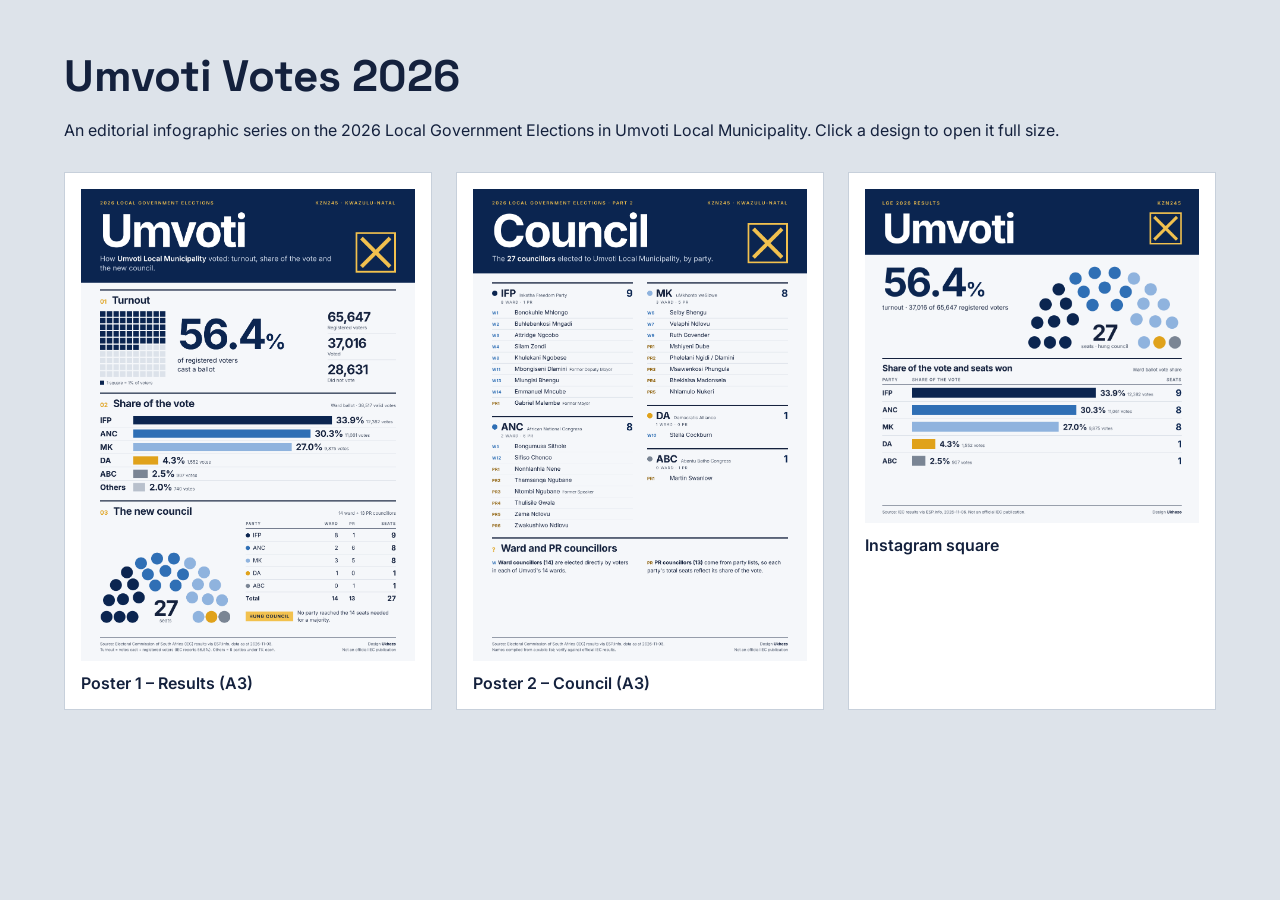
<file: site/index.html>
<!DOCTYPE html>
<html lang="en">
<head>
  <meta charset="UTF-8">
  <meta name="viewport" content="width=device-width, initial-scale=1">
  <title>Umvoti Local Municipality – 2026 Local Government Elections</title>
  <link rel="preconnect" href="https://fonts.googleapis.com">
  <link href="https://fonts.googleapis.com/css2?family=Inter:wght@400;500;600;700&amp;family=Space+Grotesk:wght@500;600;700&amp;display=swap" rel="stylesheet">
  <link rel="stylesheet" href="style.css">
</head>
<body>
<div class="gallery">
  <h1>Umvoti Votes 2026</h1>
  <p>An editorial infographic series on the 2026 Local Government Elections in Umvoti Local Municipality. Click a design to open it full size.</p>
  <div class="thumbs">
    <a href="results.html"><img src="../designs/01-results.png" alt="Poster 1 – Results (A3)"><span>Poster 1 – Results (A3)</span></a>
    <a href="councillors.html"><img src="../designs/02-councillors.png" alt="Poster 2 – Council (A3)"><span>Poster 2 – Council (A3)</span></a>
    <a href="square.html"><img src="../designs/03-square.png" alt="Instagram square"><span>Instagram square</span></a>
  </div>
</div>
</body>
</html>
</file>
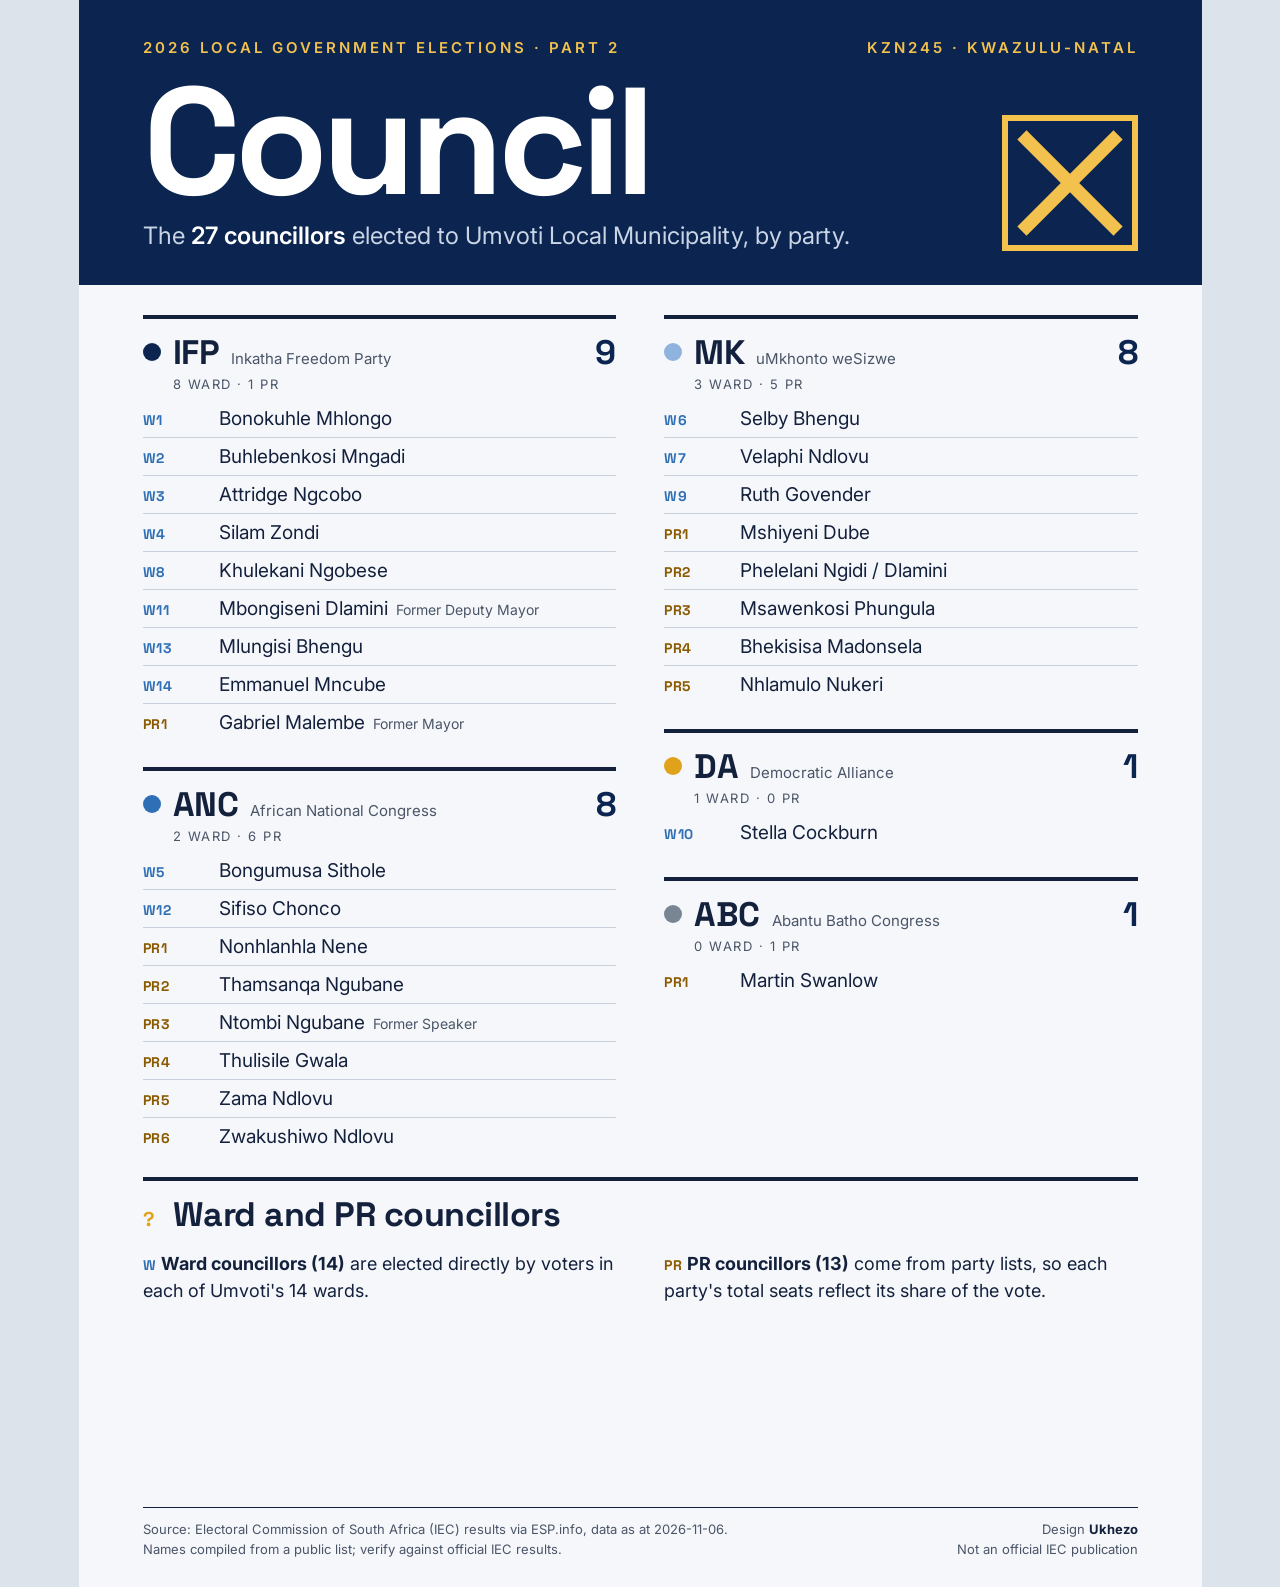
<file: site/councillors.html>
<!DOCTYPE html>
<html lang="en">
<head>
  <meta charset="UTF-8">
  <meta name="viewport" content="width=device-width, initial-scale=1">
  <title>Umvoti councillors by party</title>
  <link rel="preconnect" href="https://fonts.googleapis.com">
  <link href="https://fonts.googleapis.com/css2?family=Inter:wght@400;500;600;700&amp;family=Space+Grotesk:wght@500;600;700&amp;display=swap" rel="stylesheet">
  <link rel="stylesheet" href="style.css">
</head>
<body>
<main class="poster ">
<header class="mast">
  <div class="kicker"><span>2026 Local Government Elections · Part 2</span><span>KZN245 · KwaZulu-Natal</span></div>
  <h1>Council</h1>
  <p class="deck">The <b>27 councillors</b> elected to Umvoti Local Municipality, by party.</p>
  <div class="ballot" aria-hidden="true"></div>
</header>
<div class="parties">
  <div class="party">
    <div class="party-top"><span class="sw" style="background:#0B2550"></span><h3>IFP</h3><span class="full">Inkatha Freedom Party</span><span class="cnt">9</span></div>
    <div class="party-sub">8 ward · 1 PR</div>
    <div class="person"><span class="tag w">W1</span><span>Bonokuhle Mhlongo</span></div>
    <div class="person"><span class="tag w">W2</span><span>Buhlebenkosi Mngadi</span></div>
    <div class="person"><span class="tag w">W3</span><span>Attridge Ngcobo</span></div>
    <div class="person"><span class="tag w">W4</span><span>Silam Zondi</span></div>
    <div class="person"><span class="tag w">W8</span><span>Khulekani Ngobese</span></div>
    <div class="person"><span class="tag w">W11</span><span>Mbongiseni Dlamini<em>Former Deputy Mayor</em></span></div>
    <div class="person"><span class="tag w">W13</span><span>Mlungisi Bhengu</span></div>
    <div class="person"><span class="tag w">W14</span><span>Emmanuel Mncube</span></div>
    <div class="person"><span class="tag pr">PR1</span><span>Gabriel Malembe<em>Former Mayor</em></span></div>
  </div>
  <div class="party">
    <div class="party-top"><span class="sw" style="background:#2F6FB5"></span><h3>ANC</h3><span class="full">African National Congress</span><span class="cnt">8</span></div>
    <div class="party-sub">2 ward · 6 PR</div>
    <div class="person"><span class="tag w">W5</span><span>Bongumusa Sithole</span></div>
    <div class="person"><span class="tag w">W12</span><span>Sifiso Chonco</span></div>
    <div class="person"><span class="tag pr">PR1</span><span>Nonhlanhla Nene</span></div>
    <div class="person"><span class="tag pr">PR2</span><span>Thamsanqa Ngubane</span></div>
    <div class="person"><span class="tag pr">PR3</span><span>Ntombi Ngubane<em>Former Speaker</em></span></div>
    <div class="person"><span class="tag pr">PR4</span><span>Thulisile Gwala</span></div>
    <div class="person"><span class="tag pr">PR5</span><span>Zama Ndlovu</span></div>
    <div class="person"><span class="tag pr">PR6</span><span>Zwakushiwo Ndlovu</span></div>
  </div>
  <div class="party">
    <div class="party-top"><span class="sw" style="background:#8FB3DE"></span><h3>MK</h3><span class="full">uMkhonto weSizwe</span><span class="cnt">8</span></div>
    <div class="party-sub">3 ward · 5 PR</div>
    <div class="person"><span class="tag w">W6</span><span>Selby Bhengu</span></div>
    <div class="person"><span class="tag w">W7</span><span>Velaphi Ndlovu</span></div>
    <div class="person"><span class="tag w">W9</span><span>Ruth Govender</span></div>
    <div class="person"><span class="tag pr">PR1</span><span>Mshiyeni Dube</span></div>
    <div class="person"><span class="tag pr">PR2</span><span>Phelelani Ngidi / Dlamini</span></div>
    <div class="person"><span class="tag pr">PR3</span><span>Msawenkosi Phungula</span></div>
    <div class="person"><span class="tag pr">PR4</span><span>Bhekisisa Madonsela</span></div>
    <div class="person"><span class="tag pr">PR5</span><span>Nhlamulo Nukeri</span></div>
  </div>
  <div class="party">
    <div class="party-top"><span class="sw" style="background:#E0A21B"></span><h3>DA</h3><span class="full">Democratic Alliance</span><span class="cnt">1</span></div>
    <div class="party-sub">1 ward · 0 PR</div>
    <div class="person"><span class="tag w">W10</span><span>Stella Cockburn</span></div>
  </div>
  <div class="party">
    <div class="party-top"><span class="sw" style="background:#7A8594"></span><h3>ABC</h3><span class="full">Abantu Batho Congress</span><span class="cnt">1</span></div>
    <div class="party-sub">0 ward · 1 PR</div>
    <div class="person"><span class="tag pr">PR1</span><span>Martin Swanlow</span></div>
  </div>
</div>
<section class="sec">
  <div class="sec-head"><span class="no">?</span><h2>Ward and PR councillors</h2></div>
  <div class="parties" style="margin-top:0">
    <p style="margin:0;font-size:18px;line-height:1.5"><b class="tag w">W</b> <b>Ward councillors (14)</b> are elected directly by voters in each of Umvoti's 14 wards.</p>
    <p style="margin:0;font-size:18px;line-height:1.5"><b class="tag pr">PR</b> <b>PR councillors (13)</b> come from party lists, so each party's total seats reflect its share of the vote.</p>
  </div>
</section>
<footer class="foot">
  <div>Source: Electoral Commission of South Africa (IEC) results via ESP.info, data as at 2026-11-06.<br>Names compiled from a public list; verify against official IEC results.</div>
  <div class="credit">Design <b>Ukhezo</b><br>Not an official IEC publication</div>
</footer>
</main>
</body>
</html>
</file>
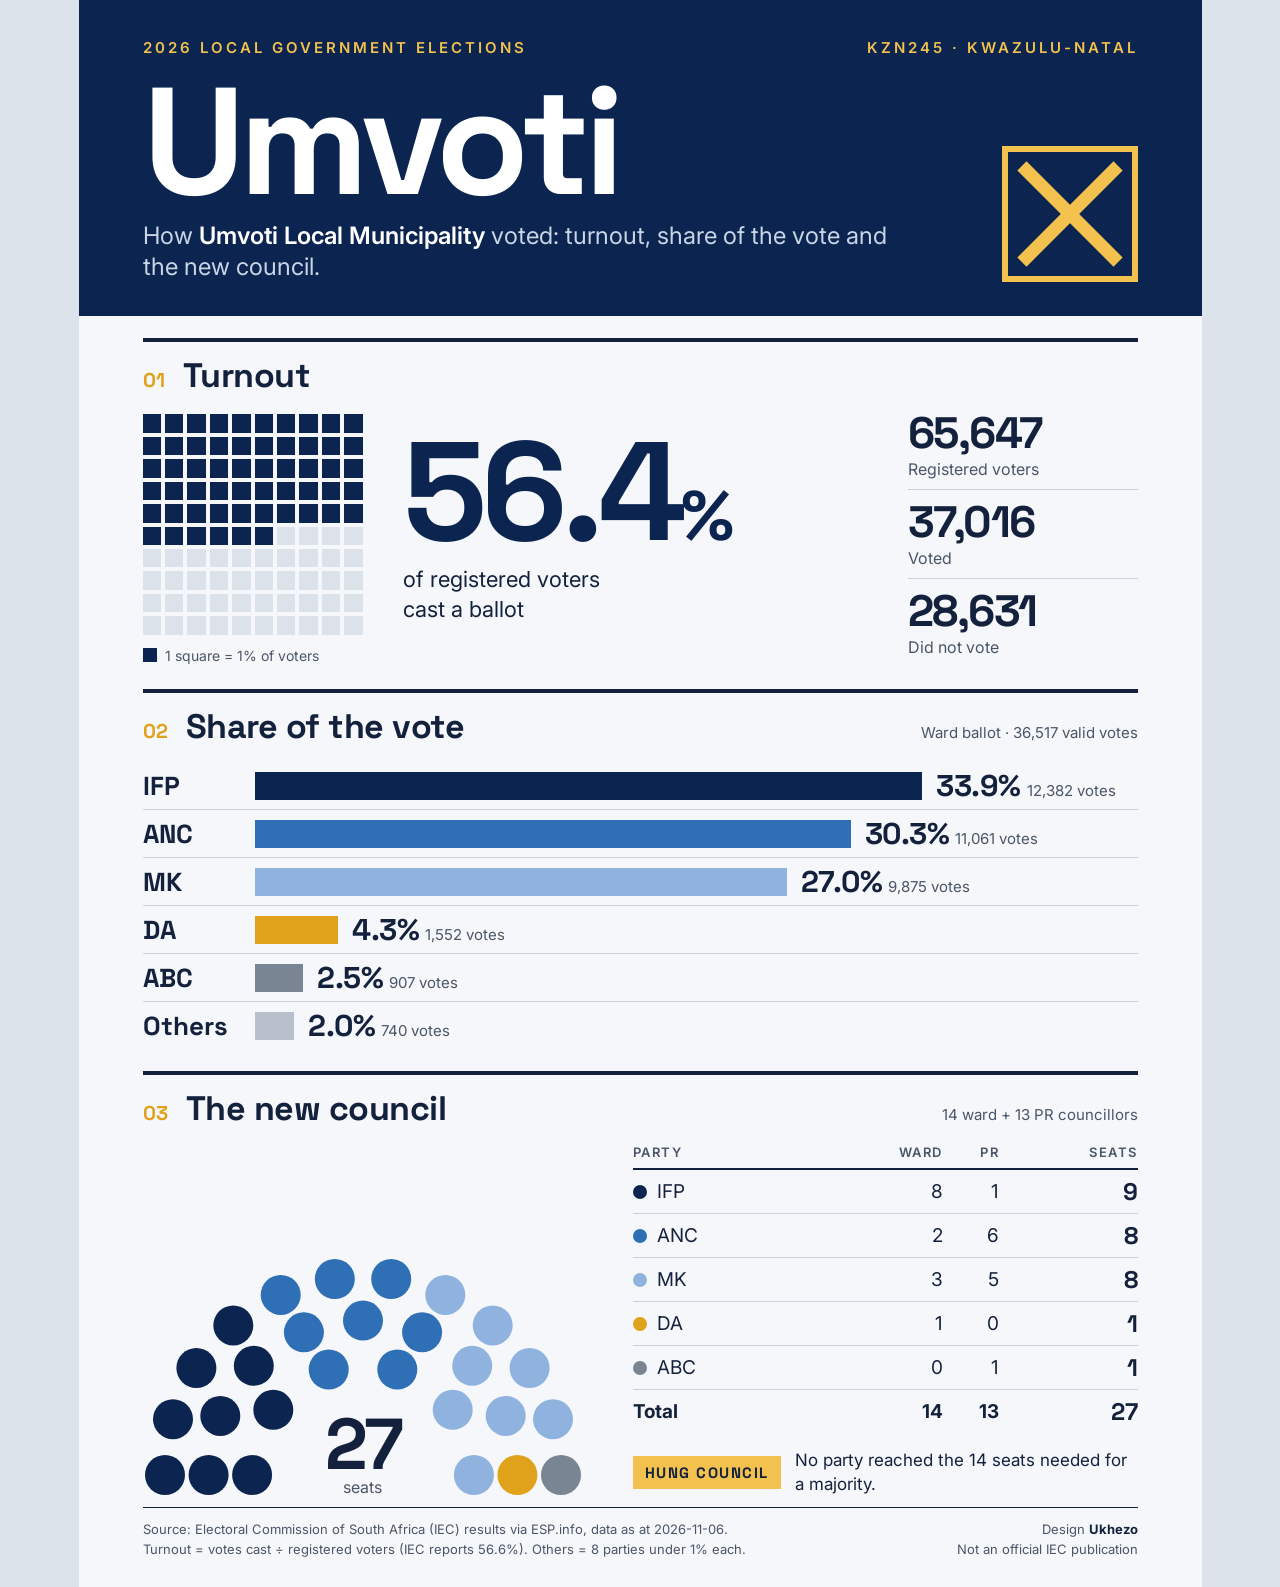
<file: site/results.html>
<!DOCTYPE html>
<html lang="en">
<head>
  <meta charset="UTF-8">
  <meta name="viewport" content="width=device-width, initial-scale=1">
  <title>Umvoti Local Municipality – 2026 Local Government Elections results</title>
  <link rel="preconnect" href="https://fonts.googleapis.com">
  <link href="https://fonts.googleapis.com/css2?family=Inter:wght@400;500;600;700&amp;family=Space+Grotesk:wght@500;600;700&amp;display=swap" rel="stylesheet">
  <link rel="stylesheet" href="style.css">
</head>
<body>
<main class="poster ">
<header class="mast">
  <div class="kicker"><span>2026 Local Government Elections</span><span>KZN245 · KwaZulu-Natal</span></div>
  <h1>Umvoti</h1>
  <p class="deck">How <b>Umvoti Local Municipality</b> voted: turnout, share of the vote and the new council.</p>
  <div class="ballot" aria-hidden="true"></div>
</header>
<section class="sec">
  <div class="sec-head"><span class="no">01</span><h2>Turnout</h2></div>
<div class="turnout">
  <div><div class="waffle" role="img" aria-label="56 of 100 squares filled"><i class="on"></i><i class="on"></i><i class="on"></i><i class="on"></i><i class="on"></i><i class="on"></i><i class="on"></i><i class="on"></i><i class="on"></i><i class="on"></i><i class="on"></i><i class="on"></i><i class="on"></i><i class="on"></i><i class="on"></i><i class="on"></i><i class="on"></i><i class="on"></i><i class="on"></i><i class="on"></i><i class="on"></i><i class="on"></i><i class="on"></i><i class="on"></i><i class="on"></i><i class="on"></i><i class="on"></i><i class="on"></i><i class="on"></i><i class="on"></i><i class="on"></i><i class="on"></i><i class="on"></i><i class="on"></i><i class="on"></i><i class="on"></i><i class="on"></i><i class="on"></i><i class="on"></i><i class="on"></i><i class="on"></i><i class="on"></i><i class="on"></i><i class="on"></i><i class="on"></i><i class="on"></i><i class="on"></i><i class="on"></i><i class="on"></i><i class="on"></i><i class="on"></i><i class="on"></i><i class="on"></i><i class="on"></i><i class="on"></i><i class="on"></i><i></i><i></i><i></i><i></i><i></i><i></i><i></i><i></i><i></i><i></i><i></i><i></i><i></i><i></i><i></i><i></i><i></i><i></i><i></i><i></i><i></i><i></i><i></i><i></i><i></i><i></i><i></i><i></i><i></i><i></i><i></i><i></i><i></i><i></i><i></i><i></i><i></i><i></i><i></i><i></i><i></i><i></i><i></i><i></i></div><div class="legend-sq"><i></i> 1 square = 1% of voters</div></div>
  <div><div class="big">56.4<small>%</small></div><p class="big-cap">of registered voters<br>cast a ballot</p></div>
  <div class="figs">
    <div class="fig"><div class="n">65,647</div><div class="l">Registered voters</div></div>
    <div class="fig"><div class="n">37,016</div><div class="l">Voted</div></div>
    <div class="fig"><div class="n">28,631</div><div class="l">Did not vote</div></div>
  </div>
</div>
</section>
<section class="sec">
  <div class="sec-head"><span class="no">02</span><h2>Share of the vote</h2><span class="note">Ward ballot · 36,517 valid votes</span></div>
<div class="bars">
  <div class="bar"><div class="p">IFP</div><div class="track"><div class="fill" style="width:75.6%;background:#0B2550"></div><div class="v">33.9%<span>12,382 votes</span></div></div></div>
  <div class="bar"><div class="p">ANC</div><div class="track"><div class="fill" style="width:67.5%;background:#2F6FB5"></div><div class="v">30.3%<span>11,061 votes</span></div></div></div>
  <div class="bar"><div class="p">MK</div><div class="track"><div class="fill" style="width:60.3%;background:#8FB3DE"></div><div class="v">27.0%<span>9,875 votes</span></div></div></div>
  <div class="bar"><div class="p">DA</div><div class="track"><div class="fill" style="width:9.5%;background:#E0A21B"></div><div class="v">4.3%<span>1,552 votes</span></div></div></div>
  <div class="bar"><div class="p">ABC</div><div class="track"><div class="fill" style="width:5.5%;background:#7A8594"></div><div class="v">2.5%<span>907 votes</span></div></div></div>
  <div class="bar"><div class="p">Others</div><div class="track"><div class="fill" style="width:4.5%;background:#B8C0CC"></div><div class="v">2.0%<span>740 votes</span></div></div></div>
</div>
</section>
<section class="sec">
  <div class="sec-head"><span class="no">03</span><h2>The new council</h2><span class="note">14 ward + 13 PR councillors</span></div>
<div class="seats">
  <div class="arc"><svg viewBox="0 0 440 242" role="img" aria-label="27 council seats by party"><circle cx="109.1" cy="220.0" r="20" fill="#0B2550"/><circle cx="65.6" cy="220.0" r="20" fill="#0B2550"/><circle cx="22.0" cy="220.0" r="20" fill="#0B2550"/><circle cx="30.0" cy="164.2" r="20" fill="#0B2550"/><circle cx="77.3" cy="160.9" r="20" fill="#0B2550"/><circle cx="53.4" cy="113.0" r="20" fill="#0B2550"/><circle cx="130.3" cy="154.8" r="20" fill="#0B2550"/><circle cx="110.8" cy="110.8" r="20" fill="#0B2550"/><circle cx="90.3" cy="70.4" r="20" fill="#0B2550"/><circle cx="137.7" cy="39.9" r="20" fill="#2F6FB5"/><circle cx="160.9" cy="77.3" r="20" fill="#2F6FB5"/><circle cx="185.7" cy="114.5" r="20" fill="#2F6FB5"/><circle cx="191.8" cy="24.0" r="20" fill="#2F6FB5"/><circle cx="220.0" cy="65.6" r="20" fill="#2F6FB5"/><circle cx="248.2" cy="24.0" r="20" fill="#2F6FB5"/><circle cx="254.3" cy="114.5" r="20" fill="#2F6FB5"/><circle cx="279.1" cy="77.3" r="20" fill="#2F6FB5"/><circle cx="302.3" cy="39.9" r="20" fill="#8FB3DE"/><circle cx="349.7" cy="70.4" r="20" fill="#8FB3DE"/><circle cx="329.2" cy="110.8" r="20" fill="#8FB3DE"/><circle cx="309.7" cy="154.8" r="20" fill="#8FB3DE"/><circle cx="386.6" cy="113.0" r="20" fill="#8FB3DE"/><circle cx="362.7" cy="160.9" r="20" fill="#8FB3DE"/><circle cx="410.0" cy="164.2" r="20" fill="#8FB3DE"/><circle cx="330.9" cy="220.0" r="20" fill="#8FB3DE"/><circle cx="374.4" cy="220.0" r="20" fill="#E0A21B"/><circle cx="418.0" cy="220.0" r="20" fill="#7A8594"/></svg><div class="centre"><b style="font-size:72px">27</b><span>seats</span></div></div>
  <div>
    <table class="tbl">
      <tr><th>Party</th><th>Ward</th><th>PR</th><th>Seats</th></tr>
      <tr><td><span class="key" style="background:#0B2550"></span>IFP</td><td>8</td><td>1</td><td class="t">9</td></tr><tr><td><span class="key" style="background:#2F6FB5"></span>ANC</td><td>2</td><td>6</td><td class="t">8</td></tr><tr><td><span class="key" style="background:#8FB3DE"></span>MK</td><td>3</td><td>5</td><td class="t">8</td></tr><tr><td><span class="key" style="background:#E0A21B"></span>DA</td><td>1</td><td>0</td><td class="t">1</td></tr><tr><td><span class="key" style="background:#7A8594"></span>ABC</td><td>0</td><td>1</td><td class="t">1</td></tr>
      <tr class="sum"><td>Total</td><td>14</td><td>13</td><td class="t">27</td></tr>
    </table>
    <div class="hung"><b>Hung council</b><span>No party reached the 14 seats needed for a majority.</span></div>
  </div>
</div>
</section>
<footer class="foot">
  <div>Source: Electoral Commission of South Africa (IEC) results via ESP.info, data as at 2026-11-06.<br>Turnout = votes cast ÷ registered voters (IEC reports 56.6%). Others = 8 parties under 1% each.</div>
  <div class="credit">Design <b>Ukhezo</b><br>Not an official IEC publication</div>
</footer>
</main>
</body>
</html>
</file>
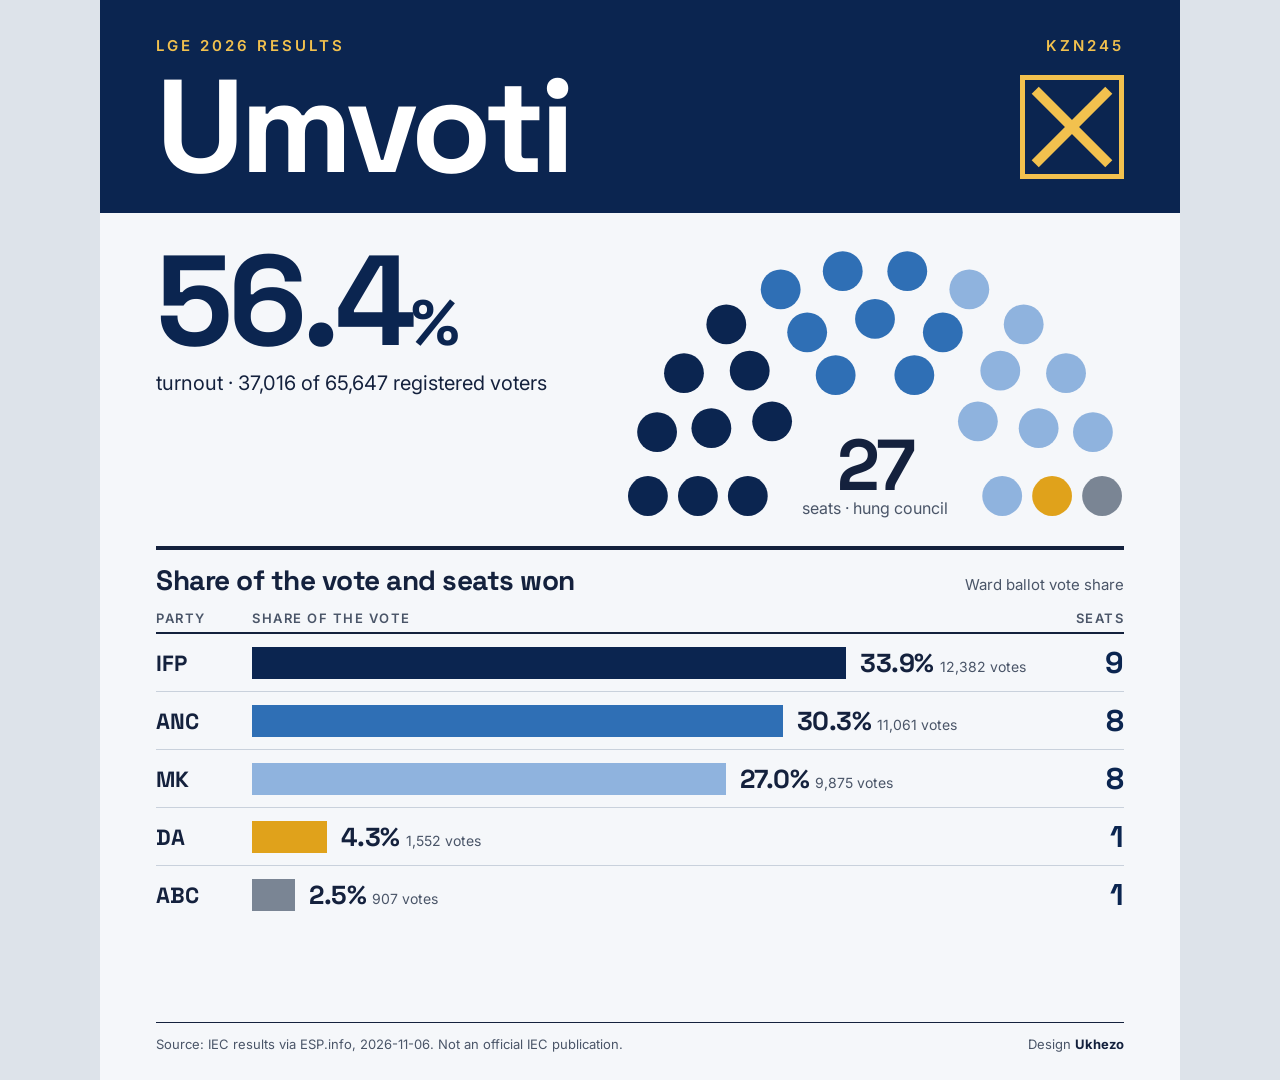
<file: site/square.html>
<!DOCTYPE html>
<html lang="en">
<head>
  <meta charset="UTF-8">
  <meta name="viewport" content="width=device-width, initial-scale=1">
  <title>Umvoti 2026 results – square post</title>
  <link rel="preconnect" href="https://fonts.googleapis.com">
  <link href="https://fonts.googleapis.com/css2?family=Inter:wght@400;500;600;700&amp;family=Space+Grotesk:wght@500;600;700&amp;display=swap" rel="stylesheet">
  <link rel="stylesheet" href="style.css">
</head>
<body>
<main class="poster square">
<header class="mast">
  <div class="kicker"><span>LGE 2026 results</span><span>KZN245</span></div>
  <h1>Umvoti</h1>
  <div class="ballot" aria-hidden="true"></div>
</header>
<div class="sq-body">
  <div>
    <div class="big">56.4<small>%</small></div>
    <p class="big-cap" style="font-size:20px">turnout · 37,016 of 65,647 registered voters</p>
  </div>
  <div class="arc"><svg viewBox="0 0 500 272" role="img" aria-label="27 council seats by party"><circle cx="122.3" cy="250.0" r="20" fill="#0B2550"/><circle cx="72.2" cy="250.0" r="20" fill="#0B2550"/><circle cx="22.0" cy="250.0" r="20" fill="#0B2550"/><circle cx="31.2" cy="185.8" r="20" fill="#0B2550"/><circle cx="85.7" cy="181.9" r="20" fill="#0B2550"/><circle cx="58.2" cy="126.7" r="20" fill="#0B2550"/><circle cx="146.7" cy="175.0" r="20" fill="#0B2550"/><circle cx="124.2" cy="124.2" r="20" fill="#0B2550"/><circle cx="100.7" cy="77.7" r="20" fill="#0B2550"/><circle cx="155.3" cy="42.6" r="20" fill="#2F6FB5"/><circle cx="181.9" cy="85.7" r="20" fill="#2F6FB5"/><circle cx="210.5" cy="128.6" r="20" fill="#2F6FB5"/><circle cx="217.6" cy="24.3" r="20" fill="#2F6FB5"/><circle cx="250.0" cy="72.2" r="20" fill="#2F6FB5"/><circle cx="282.4" cy="24.3" r="20" fill="#2F6FB5"/><circle cx="289.5" cy="128.6" r="20" fill="#2F6FB5"/><circle cx="318.1" cy="85.7" r="20" fill="#2F6FB5"/><circle cx="344.7" cy="42.6" r="20" fill="#8FB3DE"/><circle cx="399.3" cy="77.7" r="20" fill="#8FB3DE"/><circle cx="375.8" cy="124.2" r="20" fill="#8FB3DE"/><circle cx="353.3" cy="175.0" r="20" fill="#8FB3DE"/><circle cx="441.8" cy="126.7" r="20" fill="#8FB3DE"/><circle cx="414.3" cy="181.9" r="20" fill="#8FB3DE"/><circle cx="468.8" cy="185.8" r="20" fill="#8FB3DE"/><circle cx="377.7" cy="250.0" r="20" fill="#8FB3DE"/><circle cx="427.8" cy="250.0" r="20" fill="#E0A21B"/><circle cx="478.0" cy="250.0" r="20" fill="#7A8594"/></svg><div class="centre"><b style="font-size:72px">27</b><span>seats · hung council</span></div></div>
</div>
<section class="sec sq-rows" style="margin-top:28px">
  <div class="sec-head" style="margin-bottom:12px"><h2 style="font-size:28px">Share of the vote and seats won</h2><span class="note">Ward ballot vote share</span></div>
<div class="bars">
  <div class="bar head"><div>Party</div><div>Share of the vote</div><div style="text-align:right">Seats</div></div>
  <div class="bar"><div class="p">IFP</div><div class="track"><div class="fill" style="width:75.6%;background:#0B2550"></div><div class="v">33.9%<span>12,382 votes</span></div></div><div class="seat">9</div></div>
  <div class="bar"><div class="p">ANC</div><div class="track"><div class="fill" style="width:67.5%;background:#2F6FB5"></div><div class="v">30.3%<span>11,061 votes</span></div></div><div class="seat">8</div></div>
  <div class="bar"><div class="p">MK</div><div class="track"><div class="fill" style="width:60.3%;background:#8FB3DE"></div><div class="v">27.0%<span>9,875 votes</span></div></div><div class="seat">8</div></div>
  <div class="bar"><div class="p">DA</div><div class="track"><div class="fill" style="width:9.5%;background:#E0A21B"></div><div class="v">4.3%<span>1,552 votes</span></div></div><div class="seat">1</div></div>
  <div class="bar"><div class="p">ABC</div><div class="track"><div class="fill" style="width:5.5%;background:#7A8594"></div><div class="v">2.5%<span>907 votes</span></div></div><div class="seat">1</div></div>
</div>
</section>
<footer class="foot"><div>Source: IEC results via ESP.info, 2026-11-06. Not an official IEC publication.</div><div class="credit">Design <b>Ukhezo</b></div></footer>
</main>
</body>
</html>
</file>
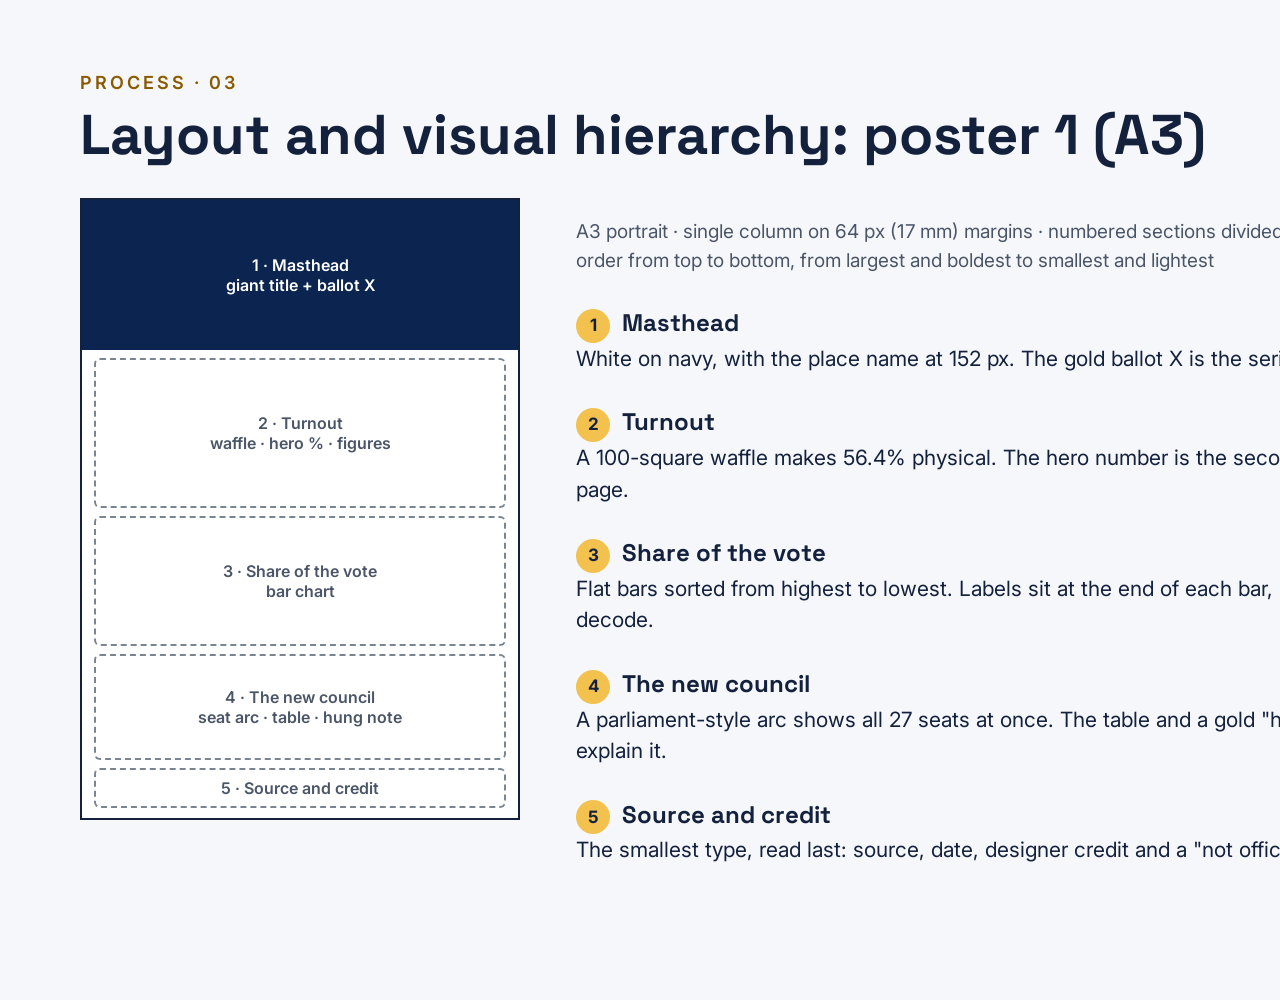
<file: process/src/layout.html>
<!DOCTYPE html><html lang="en"><head><meta charset="UTF-8"><link href="https://fonts.googleapis.com/css2?family=Inter:wght@400;500;600;700&amp;family=Space+Grotesk:wght@500;600;700&amp;display=swap" rel="stylesheet"><style>*{box-sizing:border-box}body{margin:0;font-family:Inter,sans-serif;color:#14213D}h1,h2,.sg{font-family:"Space Grotesk",Inter,sans-serif}.sheet{width:1600px;height:1000px;background:#F5F7FA;padding:72px 80px;display:flex;flex-direction:column;gap:40px}.eyebrow{font-size:18px;font-weight:600;letter-spacing:3px;text-transform:uppercase;color:#8A5A00}h1{margin:6px 0 0;font-size:56px}.muted{color:#4A5568}</style><title>Layout and visual hierarchy</title><style>.wrap{display:flex;gap:56px;align-items:flex-start}.wf{width:470px;height:705px;background:#fff;border:2px solid #14213D;display:flex;flex-direction:column;gap:8px;padding:0 0 10px;flex-shrink:0}.b{border:2px dashed #7A8594;border-radius:6px;margin:0 12px;display:flex;align-items:center;justify-content:center;font-size:16px;font-weight:600;color:#4A5568;text-align:center}.hd{margin:0;border:none;border-radius:0;background:#0B2550;color:#fff;height:108px}.notes{display:flex;flex-direction:column;gap:30px;font-size:21px;line-height:1.5;padding-top:20px}.notes b{font-family:"Space Grotesk",Inter,sans-serif;font-size:24px;display:block}.n{display:inline-flex;width:34px;height:34px;border-radius:50%;background:#F2C14E;color:#14213D;font-weight:700;align-items:center;justify-content:center;margin-right:12px;font-size:17px}</style></head><body><div class="sheet" style="gap:28px">
<div><div class="eyebrow">Process · 03</div><h1>Layout and visual hierarchy: poster 1 (A3)</h1></div>
<div class="wrap">
<div class="wf" style="width:440px;height:622px"><div class="b hd" style="height:150px">1 · Masthead<br>giant title + ballot X</div><div class="b" style="height:150px">2 · Turnout<br>waffle · hero % · figures</div><div class="b" style="height:130px">3 · Share of the vote<br>bar chart</div><div class="b" style="flex:1">4 · The new council<br>seat arc · table · hung note</div><div class="b" style="height:40px">5 · Source and credit</div></div>
<div class="notes"><div style="font-size:19px;color:#4A5568">A3 portrait · single column on 64 px (17 mm) margins · numbered sections divided by heavy rules · reading order from top to bottom, from largest and boldest to smallest and lightest</div>
<div><span class="n">1</span><b style="display:inline">Masthead</b><br>White on navy, with the place name at 152 px. The gold ballot X is the series motif.</div>
<div><span class="n">2</span><b style="display:inline">Turnout</b><br>A 100-square waffle makes 56.4% physical. The hero number is the second-largest type on the page.</div>
<div><span class="n">3</span><b style="display:inline">Share of the vote</b><br>Flat bars sorted from highest to lowest. Labels sit at the end of each bar, so there's no legend to decode.</div>
<div><span class="n">4</span><b style="display:inline">The new council</b><br>A parliament-style arc shows all 27 seats at once. The table and a gold "hung council" label explain it.</div>
<div><span class="n">5</span><b style="display:inline">Source and credit</b><br>The smallest type, read last: source, date, designer credit and a "not official" note.</div>
</div></div></div></body></html>
</file>
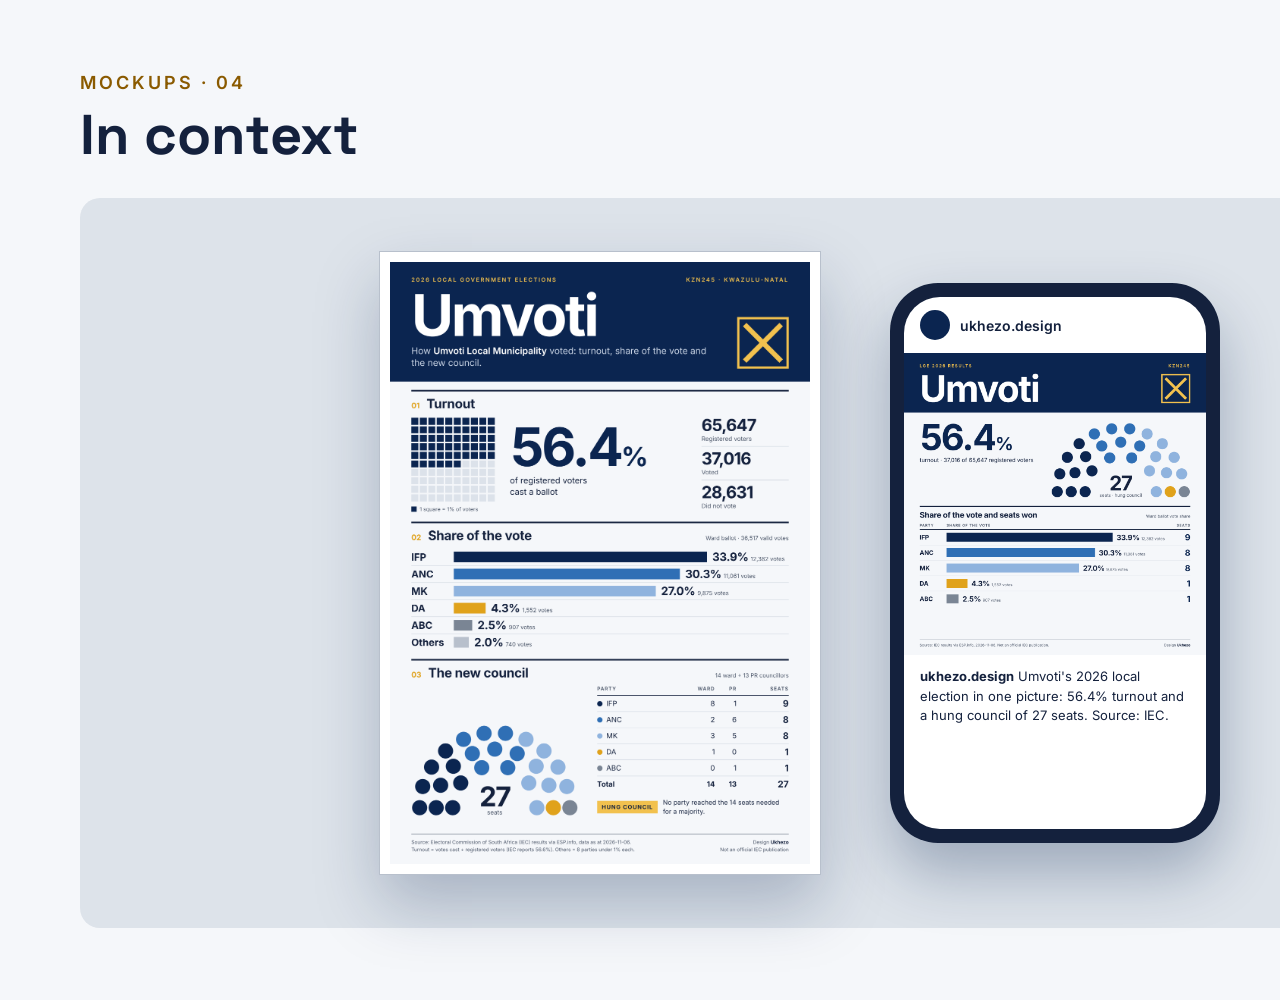
<file: process/src/mockups.html>
<!DOCTYPE html><html lang="en"><head><meta charset="UTF-8"><link href="https://fonts.googleapis.com/css2?family=Inter:wght@400;500;600;700&amp;family=Space+Grotesk:wght@500;600;700&amp;display=swap" rel="stylesheet"><style>*{box-sizing:border-box}body{margin:0;font-family:Inter,sans-serif;color:#14213D}h1,h2,.sg{font-family:"Space Grotesk",Inter,sans-serif}.sheet{width:1600px;height:1000px;background:#F5F7FA;padding:72px 80px;display:flex;flex-direction:column;gap:40px}.eyebrow{font-size:18px;font-weight:600;letter-spacing:3px;text-transform:uppercase;color:#8A5A00}h1{margin:6px 0 0;font-size:56px}.muted{color:#4A5568}</style><title>Mockups</title><style>.stage{flex:1;display:flex;gap:70px;align-items:center;justify-content:center;background:#DDE3EA;border-radius:20px}.poster{width:440px;height:622px;background:url(../../designs/01-results.png) center/cover;border:10px solid #FFFFFF;outline:1px solid #B8C0CC;box-shadow:0 30px 60px rgba(11,37,80,.25)}.phone{width:330px;height:560px;border-radius:48px;background:#14213D;padding:14px;box-shadow:0 30px 60px rgba(11,37,80,.3)}.screen{width:100%;height:100%;border-radius:36px;background:#fff;overflow:hidden;display:flex;flex-direction:column}.bar{height:56px;display:flex;align-items:center;gap:10px;padding:0 16px;font-size:14px;font-weight:600}.av{width:30px;height:30px;border-radius:50%;background:#0B2550}.post{width:302px;height:302px;background:url(../../designs/03-square.png) center/cover}.cap{padding:12px 16px;font-size:13px;line-height:1.5;color:#14213D}</style></head><body><div class="sheet" style="gap:28px">
<div><div class="eyebrow">Mockups · 04</div><h1>In context</h1></div>
<div class="stage"><div class="poster"></div>
<div class="phone"><div class="screen"><div class="bar"><div class="av"></div>ukhezo.design</div><div class="post"></div><div class="cap"><b>ukhezo.design</b> Umvoti's 2026 local election in one picture: 56.4% turnout and a hung council of 27 seats. Source: IEC.</div></div></div>
</div></div></body></html>
</file>
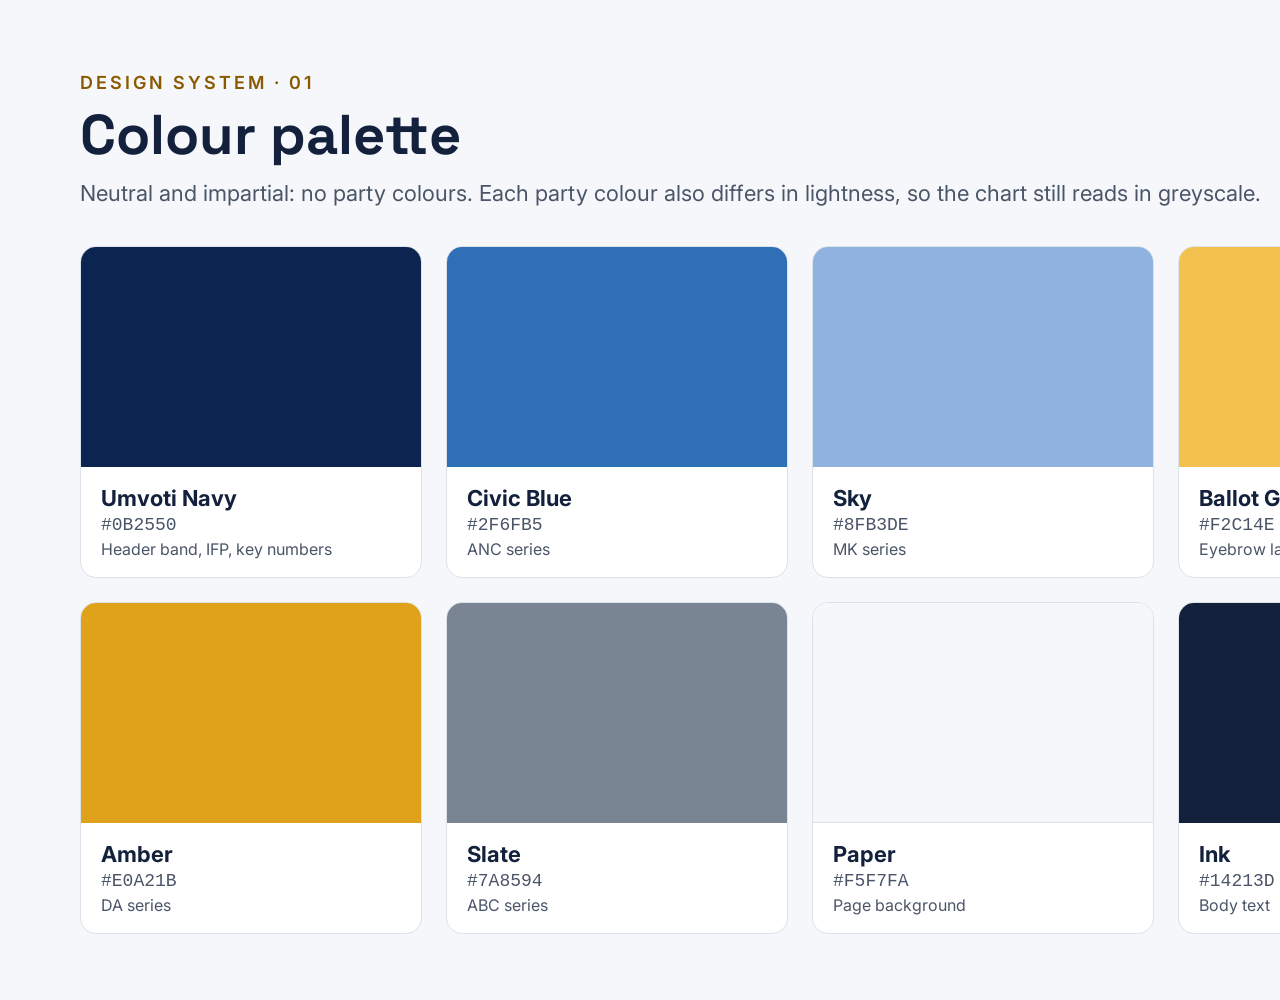
<file: process/src/palette.html>
<!DOCTYPE html><html lang="en"><head><meta charset="UTF-8"><link href="https://fonts.googleapis.com/css2?family=Inter:wght@400;500;600;700&amp;family=Space+Grotesk:wght@500;600;700&amp;display=swap" rel="stylesheet"><style>*{box-sizing:border-box}body{margin:0;font-family:Inter,sans-serif;color:#14213D}h1,h2,.sg{font-family:"Space Grotesk",Inter,sans-serif}.sheet{width:1600px;height:1000px;background:#F5F7FA;padding:72px 80px;display:flex;flex-direction:column;gap:40px}.eyebrow{font-size:18px;font-weight:600;letter-spacing:3px;text-transform:uppercase;color:#8A5A00}h1{margin:6px 0 0;font-size:56px}.muted{color:#4A5568}</style><title>Colour palette</title><style>.grid{display:grid;grid-template-columns:repeat(4,minmax(0,1fr));gap:24px}.sw{border-radius:16px;overflow:hidden;background:#fff;border:1px solid #DCE2EA}.chip{height:220px}.info{padding:18px 20px;display:flex;flex-direction:column;gap:4px}.info b{font-size:22px}.info code{font-size:18px;color:#4A5568}.info span{font-size:16px;color:#4A5568}</style></head><body><div class="sheet">
<div><div class="eyebrow">Design system · 01</div><h1>Colour palette</h1><p class="muted" style="font-size:22px;margin:10px 0 0">Neutral and impartial: no party colours. Each party colour also differs in lightness, so the chart still reads in greyscale.</p></div>
<div class="grid">
<div class="sw"><div class="chip" style="background:#0B2550"></div><div class="info"><b>Umvoti Navy</b><code>#0B2550</code><span>Header band, IFP, key numbers</span></div></div>
<div class="sw"><div class="chip" style="background:#2F6FB5"></div><div class="info"><b>Civic Blue</b><code>#2F6FB5</code><span>ANC series</span></div></div>
<div class="sw"><div class="chip" style="background:#8FB3DE"></div><div class="info"><b>Sky</b><code>#8FB3DE</code><span>MK series</span></div></div>
<div class="sw"><div class="chip" style="background:#F2C14E"></div><div class="info"><b>Ballot Gold</b><code>#F2C14E</code><span>Eyebrow labels on navy</span></div></div>
<div class="sw"><div class="chip" style="background:#E0A21B"></div><div class="info"><b>Amber</b><code>#E0A21B</code><span>DA series</span></div></div>
<div class="sw"><div class="chip" style="background:#7A8594"></div><div class="info"><b>Slate</b><code>#7A8594</code><span>ABC series</span></div></div>
<div class="sw"><div class="chip" style="background:#F5F7FA;border-bottom:1px solid #DCE2EA"></div><div class="info"><b>Paper</b><code>#F5F7FA</code><span>Page background</span></div></div>
<div class="sw"><div class="chip" style="background:#14213D"></div><div class="info"><b>Ink</b><code>#14213D</code><span>Body text</span></div></div>
</div></div></body></html>
</file>
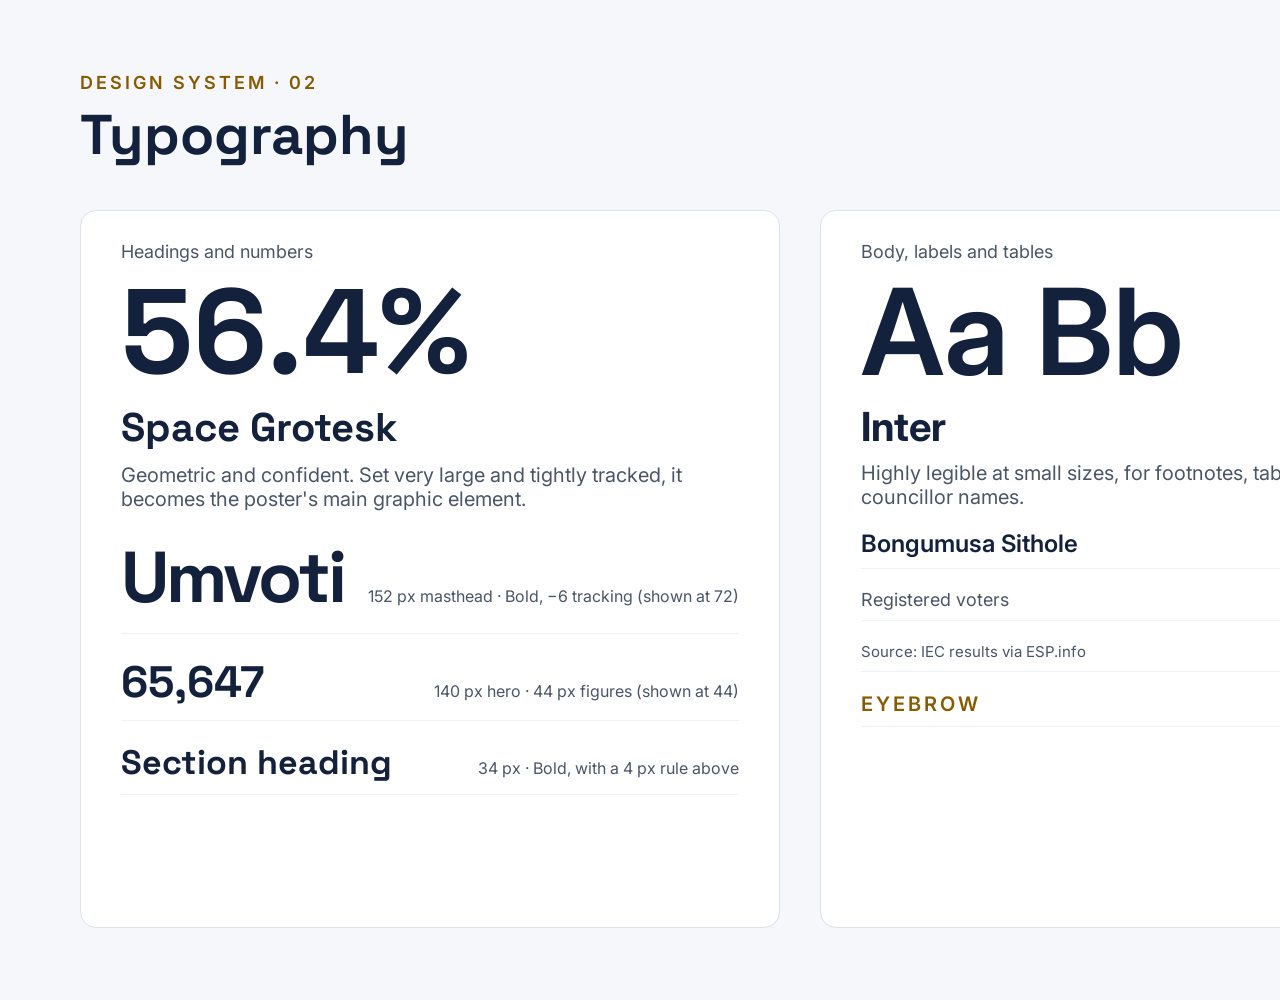
<file: process/src/typography.html>
<!DOCTYPE html><html lang="en"><head><meta charset="UTF-8"><link href="https://fonts.googleapis.com/css2?family=Inter:wght@400;500;600;700&amp;family=Space+Grotesk:wght@500;600;700&amp;display=swap" rel="stylesheet"><style>*{box-sizing:border-box}body{margin:0;font-family:Inter,sans-serif;color:#14213D}h1,h2,.sg{font-family:"Space Grotesk",Inter,sans-serif}.sheet{width:1600px;height:1000px;background:#F5F7FA;padding:72px 80px;display:flex;flex-direction:column;gap:40px}.eyebrow{font-size:18px;font-weight:600;letter-spacing:3px;text-transform:uppercase;color:#8A5A00}h1{margin:6px 0 0;font-size:56px}.muted{color:#4A5568}</style><title>Typography</title><style>.cols{display:grid;grid-template-columns:repeat(2,minmax(0,1fr));gap:40px;flex:1}.card{background:#fff;border:1px solid #DCE2EA;border-radius:16px;padding:30px 40px;display:flex;flex-direction:column;gap:10px}.big{font-size:120px;line-height:1;font-weight:700}.row{display:flex;justify-content:space-between;align-items:baseline;border-bottom:1px solid #EEF2F7;padding:10px 0}.row span{font-size:16px;color:#4A5568}</style></head><body><div class="sheet">
<div><div class="eyebrow">Design system · 02</div><h1>Typography</h1></div>
<div class="cols">
<div class="card"><div class="muted" style="font-size:18px">Headings and numbers</div><div class="sg big">56.4%</div><div class="sg" style="font-size:40px;font-weight:700">Space Grotesk</div><div class="muted" style="font-size:20px">Geometric and confident. Set very large and tightly tracked, it becomes the poster's main graphic element.</div>
<div class="row"><b class="sg" style="font-size:72px;letter-spacing:-3px">Umvoti</b><span>152 px masthead · Bold, −6 tracking (shown at 72)</span></div>
<div class="row"><b class="sg" style="font-size:44px">65,647</b><span>140 px hero · 44 px figures (shown at 44)</span></div>
<div class="row"><b class="sg" style="font-size:34px">Section heading</b><span>34 px · Bold, with a 4 px rule above</span></div></div>
<div class="card"><div class="muted" style="font-size:18px">Body, labels and tables</div><div class="big" style="font-weight:600">Aa Bb</div><div style="font-size:40px;font-weight:700">Inter</div><div class="muted" style="font-size:20px">Highly legible at small sizes, for footnotes, table rows and councillor names.</div>
<div class="row"><span style="font-size:24px;color:#14213D;font-weight:600">Bongumusa Sithole</span><span>19 px · Names</span></div>
<div class="row"><span style="font-size:18px;color:#4A5568">Registered voters</span><span>18 px · Labels</span></div>
<div class="row"><span style="font-size:15px;color:#4A5568">Source: IEC results via ESP.info</span><span>13 px · Footnotes</span></div>
<div class="row"><span style="font-size:20px;font-weight:600;letter-spacing:3px;text-transform:uppercase;color:#8A5A00">Eyebrow</span><span>15 px · Caps, +3 tracking</span></div></div>
</div></div></body></html>
</file>
<file: site/style.css>
/* Umvoti Votes 2026 – editorial poster system
   A3 poster: 1123 x 1587 CSS px (297 x 420 mm). Square: 1080 x 1080. */

@page { size: A3; margin: 0; }

* { box-sizing: border-box; }

:root {
  --navy: #0B2550;
  --blue: #2F6FB5;
  --sky: #8FB3DE;
  --gold: #F2C14E;
  --amber: #E0A21B;
  --slate: #7A8594;
  --paper: #F5F7FA;
  --ink: #14213D;
  --muted: #4A5568;
  --rule: #14213D;
  --hair: #C9D1DC;
  --m: 64px;            /* outer margin */
}

body { margin: 0; background: #DDE3EA; color: var(--ink); font-family: Inter, system-ui, sans-serif; }
h1, h2, h3, .display { font-family: "Space Grotesk", Inter, sans-serif; margin: 0; }

.poster {
  position: relative;
  width: 1123px;
  height: 1587px;
  margin: 0 auto;
  background: var(--paper);
  padding: 0 var(--m);
  display: flex;
  flex-direction: column;
  overflow: hidden;
}
.poster.square { width: 1080px; height: 1080px; --m: 56px; }

/* ---------- masthead ---------- */
.mast { background: var(--navy); color: #fff; margin: 0 calc(-1 * var(--m)); padding: 38px var(--m) 34px; position: relative; }
.mast .kicker { display: flex; justify-content: space-between; font-size: 15px; font-weight: 600; letter-spacing: 3px; text-transform: uppercase; color: var(--gold); }
.mast h1 { font-size: 152px; line-height: .82; letter-spacing: -6px; font-weight: 700; margin-top: 22px; }
.mast .deck { font-size: 24px; line-height: 1.3; color: #C9D4E5; margin: 16px 0 0; max-width: 780px; }
.mast .deck b { color: #fff; font-weight: 600; }
.square .mast { padding: 36px var(--m) 32px; }
.square .mast h1 { font-size: 132px; letter-spacing: -5px; margin-top: 18px; }

/* ballot X motif */
.ballot { position: absolute; right: var(--m); bottom: 34px; width: 136px; height: 136px; border: 6px solid var(--gold); }
.ballot::before, .ballot::after { content: ""; position: absolute; left: 50%; top: 50%; width: 136px; height: 13px; background: var(--gold); transform-origin: center; }
.ballot::before { transform: translate(-50%, -50%) rotate(45deg); }
.ballot::after  { transform: translate(-50%, -50%) rotate(-45deg); }
.square .ballot { width: 104px; height: 104px; bottom: 34px; border-width: 5px; }
.square .ballot::before, .square .ballot::after { width: 104px; height: 10px; }

/* ---------- section headings ---------- */
.sec { border-top: 4px solid var(--rule); padding-top: 12px; margin-top: 22px; }
.sec-head { display: flex; align-items: baseline; gap: 18px; margin-bottom: 14px; }
.sec-head .no { font-family: "Space Grotesk", Inter, sans-serif; font-size: 20px; font-weight: 700; color: var(--amber); }
.sec-head h2 { font-size: 34px; letter-spacing: -.5px; }
.sec-head .note { margin-left: auto; font-size: 15px; color: var(--muted); }

/* ---------- turnout hero ---------- */
.turnout { display: grid; grid-template-columns: 220px minmax(0, 1fr) 230px; gap: 40px; align-items: center; }
.waffle { display: grid; grid-template-columns: repeat(10, 1fr); gap: 4px; width: 220px; }
.waffle i { display: block; aspect-ratio: 1; background: #DCE2EA; }
.waffle i.on { background: var(--navy); }
.big { font-family: "Space Grotesk", Inter, sans-serif; font-weight: 700; font-size: 140px; line-height: .85; letter-spacing: -6px; color: var(--navy); white-space: nowrap; }
.big small { font-size: 70px; letter-spacing: -2px; }
.big-cap { font-size: 22px; line-height: 1.35; margin-top: 14px; }
.figs { display: flex; flex-direction: column; }
.fig { border-top: 1px solid var(--hair); padding: 10px 0; }
.fig:first-child { border-top: none; padding-top: 0; }
.fig .n { font-family: "Space Grotesk", Inter, sans-serif; font-size: 44px; font-weight: 700; letter-spacing: -1.5px; line-height: 1; }
.fig .l { font-size: 16px; color: var(--muted); margin-top: 4px; }
.legend-sq { display: flex; align-items: center; gap: 8px; font-size: 14px; color: var(--muted); margin-top: 12px; }
.legend-sq i { width: 14px; height: 14px; background: var(--navy); display: inline-block; }

/* ---------- vote bars ---------- */
.bars { display: flex; flex-direction: column; }
.bar { display: grid; grid-template-columns: 96px minmax(0, 1fr); align-items: center; gap: 16px; padding: 4px 0; border-bottom: 1px solid var(--hair); }
.bar:last-child { border-bottom: none; }
.bar .p { font-family: "Space Grotesk", Inter, sans-serif; font-size: 26px; font-weight: 700; }
.bar .track { display: flex; align-items: center; gap: 14px; }
.bar .fill { height: 28px; }
.bar .v { white-space: nowrap; font-family: "Space Grotesk", Inter, sans-serif; font-size: 30px; font-weight: 700; letter-spacing: -.5px; }
.bar .v span { font-family: Inter, sans-serif; font-size: 15px; font-weight: 400; color: var(--muted); letter-spacing: 0; margin-left: 6px; }

/* ---------- seats ---------- */
.seats { display: grid; grid-template-columns: 440px minmax(0, 1fr); gap: 50px; align-items: end; }
.arc { position: relative; }
.arc svg { display: block; width: 100%; height: auto; }
.arc .centre { position: absolute; left: 0; right: 0; bottom: 0; text-align: center; }
.arc .centre b { display: block; font-family: "Space Grotesk", Inter, sans-serif; font-size: 96px; line-height: .9; letter-spacing: -3px; }
.arc .centre span { font-size: 16px; color: var(--muted); }
.tbl { width: 100%; border-collapse: collapse; font-size: 19px; }
.tbl th { font-size: 13px; font-weight: 600; letter-spacing: 1.5px; text-transform: uppercase; color: var(--muted); text-align: right; padding: 0 0 8px; border-bottom: 2px solid var(--rule); }
.tbl th:first-child, .tbl td:first-child { text-align: left; }
.tbl td { padding: 6px 0; border-bottom: 1px solid var(--hair); text-align: right; }
.tbl td.t { font-family: "Space Grotesk", Inter, sans-serif; font-weight: 700; font-size: 24px; }
.tbl tr.sum td { border-bottom: none; font-weight: 700; }
.key { display: inline-block; width: 14px; height: 14px; border-radius: 50%; margin-right: 10px; vertical-align: -1px; }
.hung { margin-top: 16px; display: flex; align-items: center; gap: 14px; font-size: 17px; line-height: 1.4; }
.hung b { font-family: "Space Grotesk", Inter, sans-serif; background: var(--gold); color: var(--ink); padding: 6px 12px; font-size: 15px; letter-spacing: 1.5px; text-transform: uppercase; white-space: nowrap; }

/* ---------- councillors ---------- */
.parties { column-count: 2; column-gap: 48px; margin-top: 30px; }
.party { break-inside: avoid; border-top: 4px solid var(--rule); padding-top: 12px; margin-bottom: 26px; }
.party-top { display: flex; align-items: baseline; gap: 12px; }
.party-top .sw { width: 18px; height: 18px; border-radius: 50%; align-self: center; }
.party-top h3 { font-size: 34px; letter-spacing: -.5px; }
.party-top .full { font-size: 15px; color: var(--muted); }
.party-top .cnt { margin-left: auto; font-family: "Space Grotesk", Inter, sans-serif; font-size: 34px; font-weight: 700; color: var(--navy); }
.party-sub { font-size: 13px; letter-spacing: 1.5px; text-transform: uppercase; color: var(--muted); margin: 2px 0 8px 30px; }
.person { display: grid; grid-template-columns: 66px minmax(0, 1fr); gap: 10px; align-items: baseline; padding: 7px 0; border-bottom: 1px solid var(--hair); font-size: 19px; }
.person:last-child { border-bottom: none; }
.tag { font-family: "Space Grotesk", Inter, sans-serif; font-size: 14px; font-weight: 700; letter-spacing: .5px; }
.tag.w { color: var(--blue); }
.tag.pr { color: #8A5A00; }
.person em { font-style: normal; font-size: 14px; color: var(--muted); margin-left: 8px; }
.tag-key { display: flex; gap: 22px; font-size: 15px; color: var(--muted); margin-top: 22px; }
.tag-key b { margin-right: 6px; }

/* ---------- square ---------- */
.sq-body { display: grid; grid-template-columns: 430px minmax(0, 1fr); gap: 40px; margin-top: 34px; align-items: start; }
.sq-body .big { font-size: 128px; letter-spacing: -5px; }
.sq-body .big small { font-size: 64px; }
.sq-rows .bar { padding: 9px 0; grid-template-columns: 80px minmax(0, 1fr) 70px; }
.sq-rows .bar .p { font-size: 22px; }
.sq-rows .bar .fill { height: 32px; }
.bar .seat { font-family: "Space Grotesk", Inter, sans-serif; font-size: 30px; font-weight: 700; color: var(--navy); text-align: right; }
.sq-rows .bar.head { padding: 0 0 6px; border-bottom: 2px solid var(--rule); font-size: 13px; font-weight: 600; letter-spacing: 1.5px; text-transform: uppercase; color: var(--muted); }
.sq-rows .bar .v { font-size: 26px; }
.sq-rows .bar .v span { font-size: 14px; }

/* ---------- footer ---------- */
.foot { margin-top: auto; border-top: 1px solid var(--rule); padding: 12px 0 28px; display: flex; justify-content: space-between; gap: 30px; font-size: 13px; line-height: 1.5; color: var(--muted); }
.foot .credit { text-align: right; white-space: nowrap; }
.foot .credit b { color: var(--ink); }
.square .foot { padding-bottom: 26px; }

/* ---------- gallery page ---------- */
.gallery { max-width: 1200px; margin: 0 auto; padding: 48px 24px; }
.gallery h1 { font-size: 44px; margin: 0 0 8px; }
.thumbs { display: grid; grid-template-columns: repeat(auto-fit, minmax(300px, 1fr)); gap: 24px; margin-top: 32px; }
.thumbs a { display: block; background: #fff; padding: 16px; color: var(--ink); text-decoration: none; border: 1px solid #C7D0DB; }
.thumbs a:hover { border-color: var(--navy); }
.thumbs img { width: 100%; display: block; }
.thumbs span { display: block; font-weight: 600; margin-top: 12px; }
</file>
